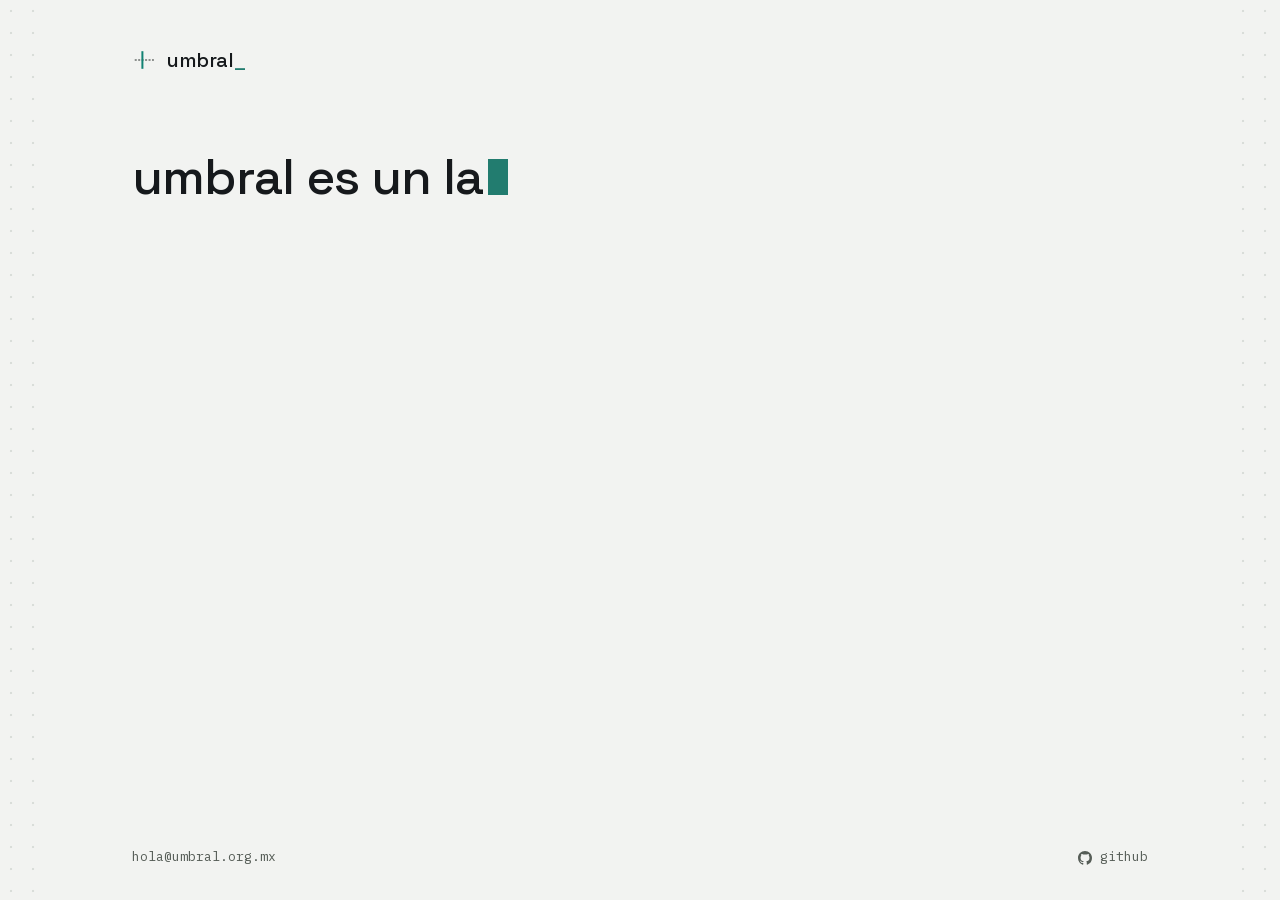
<file: index.html>
<!DOCTYPE html>
<html lang="es">
<head>
  <meta charset="utf-8">
  <meta name="viewport" content="width=device-width, initial-scale=1">
  <title>umbral_</title>
  <meta name="description" content="Umbral es un laboratorio de tecnología cívica y datos abiertos.">
  <link rel="icon" type="image/svg+xml" href="/assets/umbral-isotype-light.svg">
  <link rel="stylesheet" href="/assets/fonts/fonts.css">
  <link rel="stylesheet" href="/assets/tokens.css">
  <link rel="stylesheet" href="/assets/home.css?v=2">
  <script>document.documentElement.className += ' js';</script>
</head>
<body>

<div class="sheet">

<main>

  <a class="brand" href="/" aria-label="umbral_ — inicio">
    <img src="/assets/umbral-isotype-light.svg" alt="" width="24" height="24">
    <span class="wordmark">umbral<span class="u">_</span></span>
  </a>

  <section class="intro">
    <h1 class="intro-headline" aria-label="umbral es un laboratorio de tecnología cívica y análisis de datos">
      <span class="tw-sizer" aria-hidden="true">umbral es un laboratorio de tecnología cívica y análisis de datos</span>
      <span class="tw" aria-hidden="true">umbral es un laboratorio de tecnología cívica y análisis de datos</span>
    </h1>
  </section>

  <section class="proyectos-seccion" aria-labelledby="proyectos-titulo" hidden>
  <h2 class="proyectos-titulo" id="proyectos-titulo">
    <button class="proyectos-toggle" aria-expanded="true" aria-controls="proyectos-lista">
      proyectos
      <span class="proyectos-mas" aria-hidden="true"></span>
    </button>
  </h2>

  <div class="proyectos-lista" id="proyectos-lista">
  <div class="proyectos-lista-inner">
  <ul class="proyectos">

    <li class="proyecto">
      <div class="proyecto-cab">
        <h3 class="proyecto-nombre">desaparecidosmx</h3>
        <span class="proyecto-estado">En desarrollo</span>
      </div>
      <p class="desc">Pipeline que convierte el RNPDNO en CSVs limpios, mensuales y por entidad, desagregados por categoría, sexo y municipio. Todos los datos están cacheados y conciliados contra los resultados del tablero oficial.</p>
      <div class="links">
        <a class="btn" href="https://umbral.org.mx/desaparecidosmx/">Dashboard</a>
        <a class="btn" href="https://github.com/umbralmx/desaparecidosmx">Código</a>
      </div>
    </li>

    <li class="proyecto">
      <div class="proyecto-cab">
        <h3 class="proyecto-nombre">observatorio-delictivo</h3>
        <span class="proyecto-estado">En desarrollo</span>
      </div>
      <p class="desc">Pipeline abierto y reproducible de incidencia delictiva, victimización y percepción de seguridad en México. Snapshots inmutables por vintage, tasas por 100 mil habitantes con denominadores de CONAPO, y conciliación de homicidios SESNSP–INEGI.</p>
      <div class="links">
        <a class="btn" href="https://github.com/jballesterosc/observatorio-delictivo-mx">Código</a>
      </div>
    </li>

    <li class="proyecto">
      <div class="proyecto-cab">
        <h3 class="proyecto-nombre">politica-meta</h3>
        <span class="proyecto-estado">En desarrollo</span>
      </div>
      <p class="desc">Descarga y análisis del gasto en anuncios políticos de Facebook e Instagram en México con la Meta Ad Library API. Agrega por página, entidad y mes, con atribución de actores para rastrear la propaganda que corre por medios locales y páginas de terceros.</p>
      <div class="links">
        <a class="btn" href="https://github.com/umbralmx/politica-meta">Código</a>
      </div>
    </li>

    <li class="proyecto">
      <div class="proyecto-cab">
        <h3 class="proyecto-nombre">cabildo-libre</h3>
        <span class="proyecto-estado">En desarrollo</span>
      </div>
      <p class="desc">Buscador y línea de tiempo sobre las actas del cabildo de Colima: 636 sesiones y 6,992 puntos de agenda entre 2012 y 2026. El ayuntamiento las publica como un muro de PDF sin buscador; el sitio es estático, resuelve la búsqueda en el navegador y siempre enlaza al documento original.</p>
      <div class="links">
        <a class="btn" href="https://umbralmx.github.io/cabildo-libre/">Buscador</a>
        <a class="btn" href="https://github.com/umbralmx/cabildo-libre">Código</a>
      </div>
    </li>

  </ul>
  </div>
  </div>
  </section>

</main>

<footer class="site-footer">
  <div class="wrap">
    <a href="mailto:hola@umbral.org.mx">hola@umbral.org.mx</a>
    <a class="gh" href="https://github.com/umbralmx" aria-label="umbral_ en GitHub">
      <svg viewBox="0 0 16 16" width="14" height="14" aria-hidden="true" focusable="false"><path fill="currentColor" d="M8 0C3.58 0 0 3.58 0 8c0 3.54 2.29 6.53 5.47 7.59.4.07.55-.17.55-.38 0-.19-.01-.82-.01-1.49-2.01.37-2.53-.49-2.69-.94-.09-.23-.48-.94-.82-1.13-.28-.15-.68-.52-.01-.53.63-.01 1.08.58 1.23.82.72 1.21 1.87.87 2.33.66.07-.52.28-.87.51-1.07-1.78-.2-3.64-.89-3.64-3.95 0-.87.31-1.59.82-2.15-.08-.2-.36-1.02.08-2.12 0 0 .67-.21 2.2.82.64-.18 1.32-.27 2-.27.68 0 1.36.09 2 .27 1.53-1.04 2.2-.82 2.2-.82.44 1.1.16 1.92.08 2.12.51.56.82 1.27.82 2.15 0 3.07-1.87 3.75-3.65 3.95.29.25.54.73.54 1.48 0 1.07-.01 1.93-.01 2.2 0 .21.15.46.55.38A8.013 8.013 0 0016 8c0-4.42-3.58-8-8-8z"/></svg>
      github
    </a>
  </div>
</footer>

</div>

<script src="/assets/home.js" defer></script>
</body>
</html>
</file>
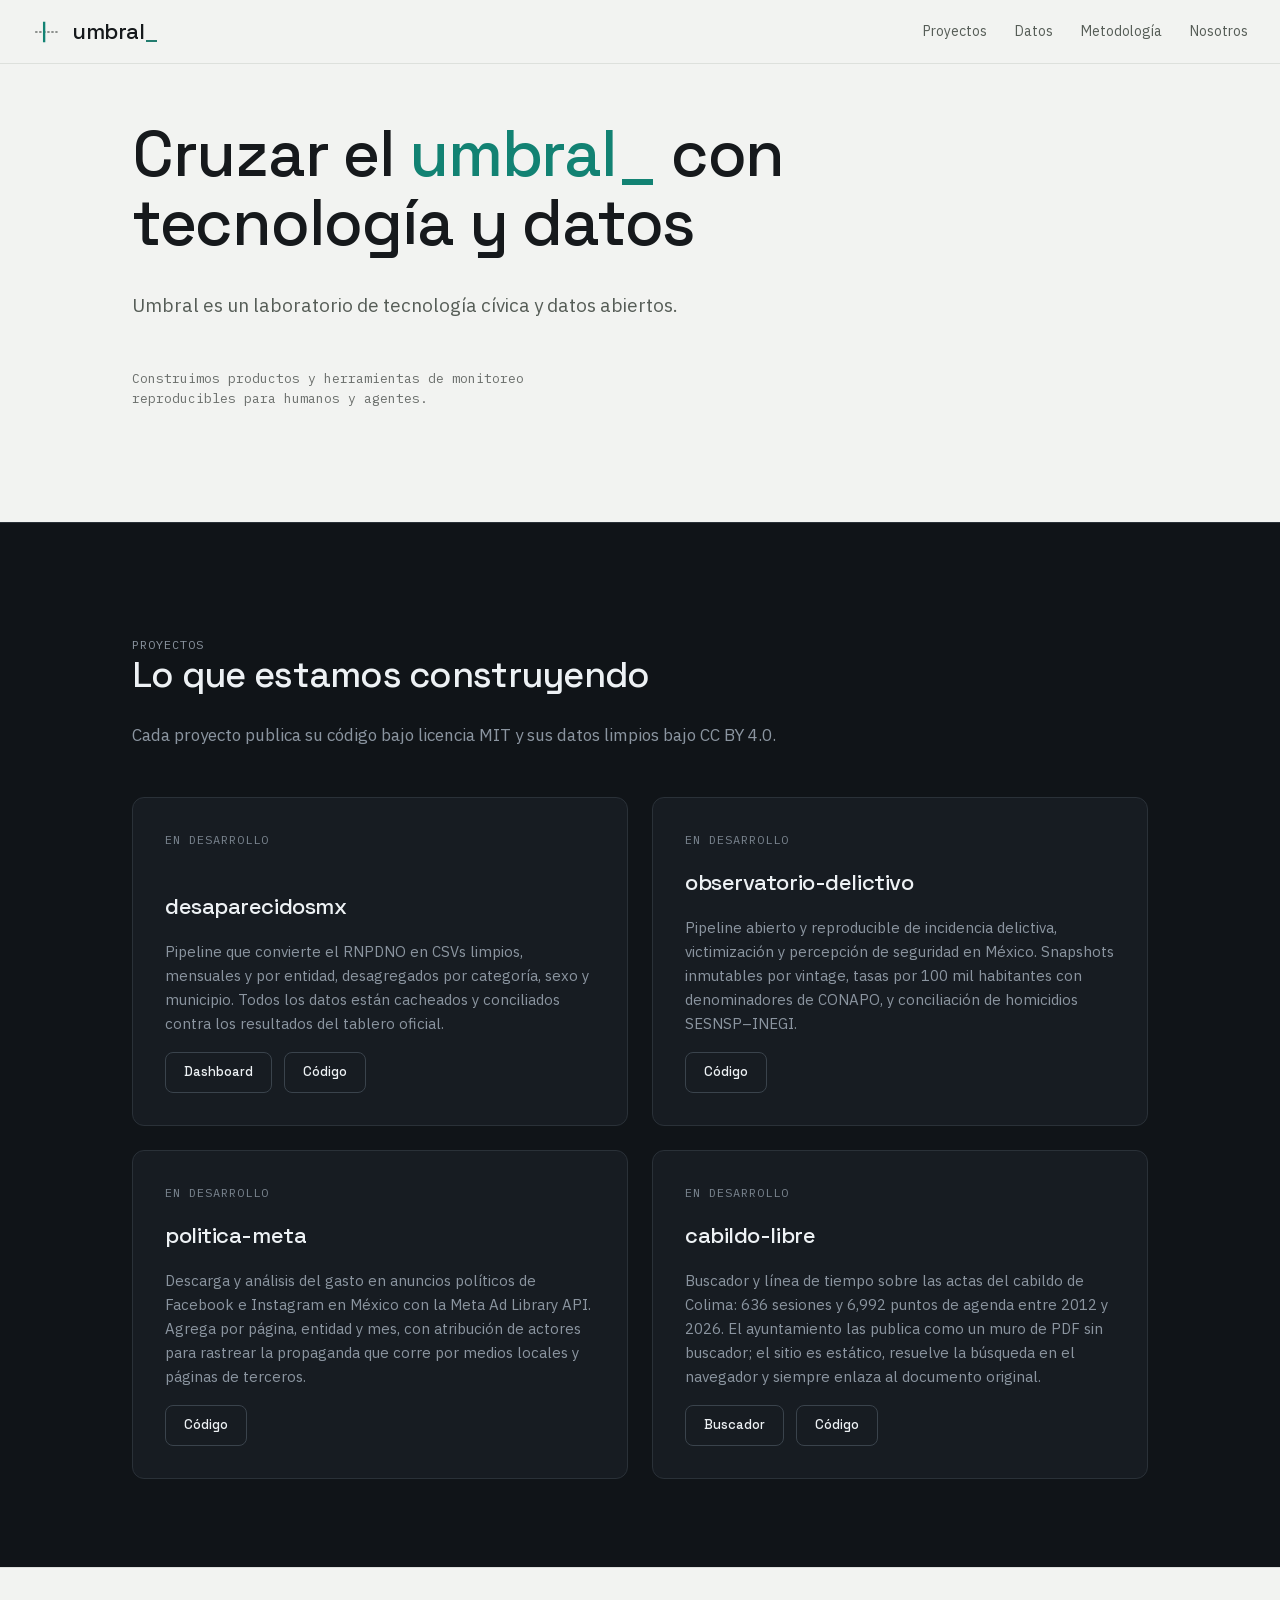
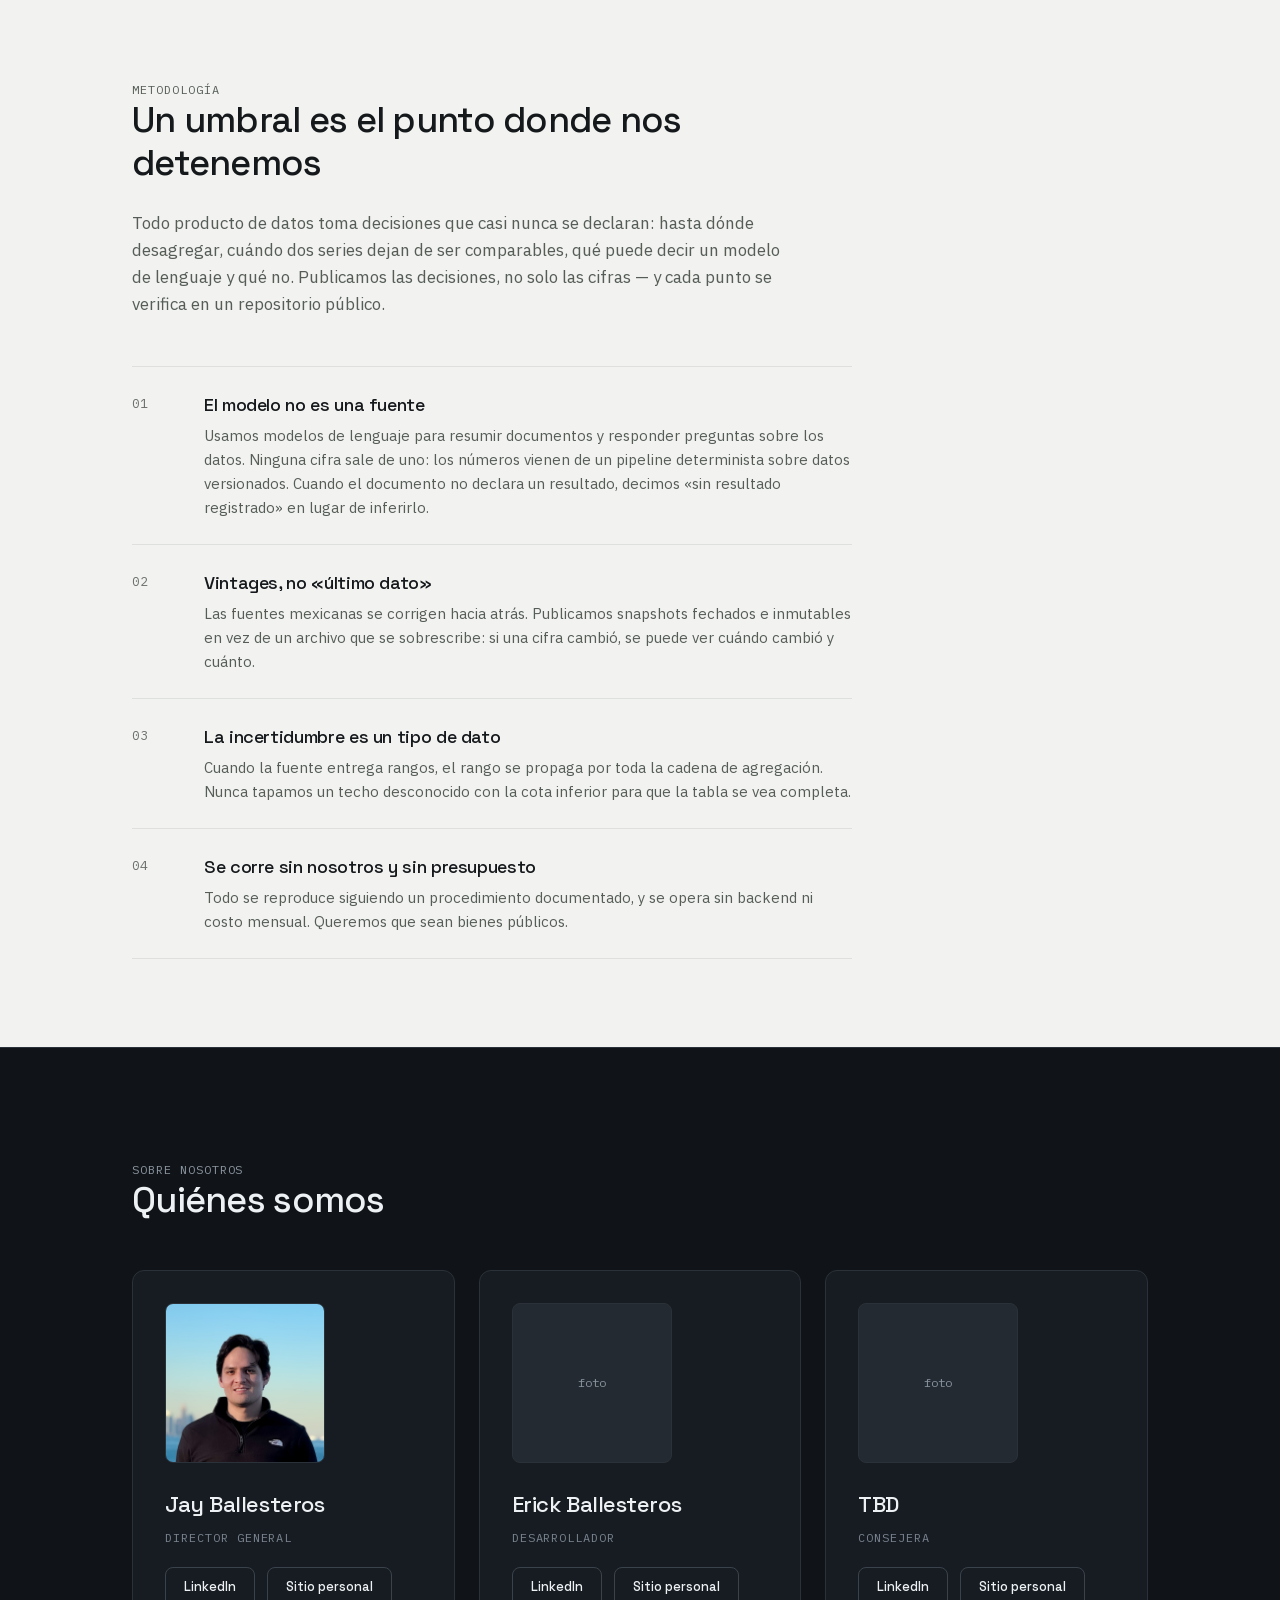
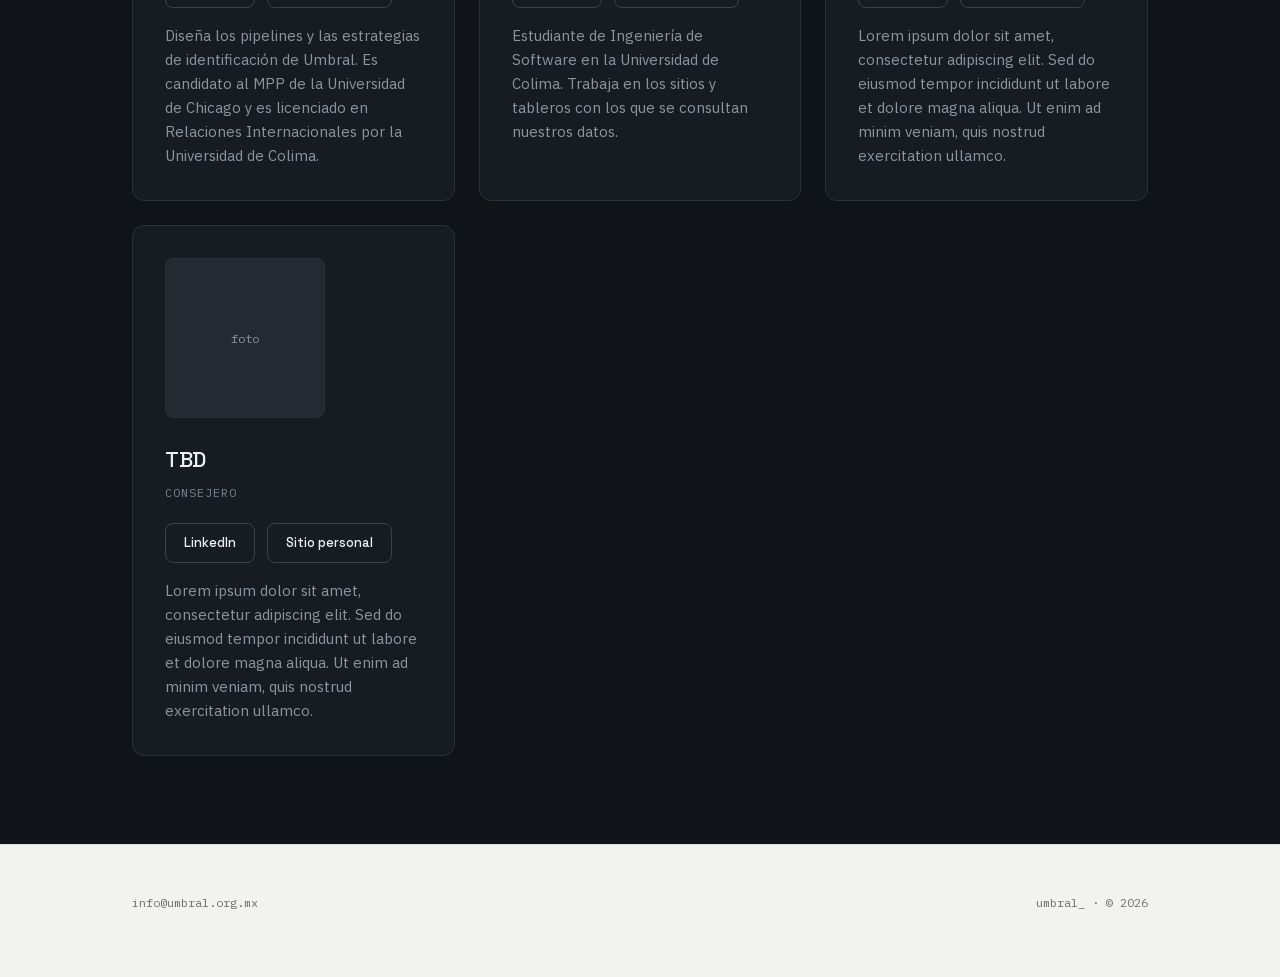
<file: completo/index.html>
<!DOCTYPE html>
<html lang="es">
<head>
  <meta charset="utf-8">
  <meta name="viewport" content="width=device-width, initial-scale=1">
  <title>umbral_</title>
  <meta name="description" content="Umbral es un laboratorio de datos independiente y de código abierto. Productos de datos, análisis causal y herramientas de monitoreo para el interés público.">
  <link rel="icon" type="image/svg+xml" href="/assets/umbral-favicon.svg">
  <link rel="stylesheet" href="/assets/fonts/fonts.css">
  <link rel="stylesheet" href="/assets/tokens.css">
  <link rel="stylesheet" href="/assets/site.css">
</head>
<body>

<header class="site-header">
  <div class="header-bar">
    <a class="brand" href="/" aria-label="umbral — inicio">
      <img src="/assets/umbral-isotype-light.svg" alt="" width="28" height="28">
      <span class="wordmark">umbral<span class="u">_</span></span>
    </a>
    <nav class="site-nav" aria-label="Navegación principal">
      <a href="#proyectos">Proyectos</a>
      <a href="#datos">Datos</a>
      <a href="#metodologia">Metodología</a>
      <a href="#nosotros">Nosotros</a>
    </nav>
  </div>
</header>

<main>

  <section class="hero">
    <div class="wrap">
      <h1>Cruzar el <span class="accent">umbral<span class="caret" aria-hidden="true">_</span></span> con tecnología y datos</h1>
      <p>Umbral es un laboratorio de tecnología cívica y datos abiertos.</p>
      <p class="tagline">Construimos productos y herramientas de monitoreo reproducibles para humanos y agentes.</p>
    </div>
  </section>

  <section class="section" id="proyectos" data-mode="instrumento">
    <div class="wrap">
      <p class="section-label">Proyectos</p>
      <h2>Lo que estamos construyendo</h2>
      <p>Cada proyecto publica su código bajo licencia MIT y sus datos limpios bajo CC BY 4.0.</p>
      <div class="projects">
        <article class="project">
          <p class="status">En desarrollo</p>
          <h3>desaparecidosmx</h3>
          <p>Pipeline que convierte el RNPDNO en CSVs limpios, mensuales y por entidad, desagregados por categoría, sexo y municipio. Todos los datos están cacheados y conciliados contra los resultados del tablero oficial.</p>
          <div class="links">
            <a class="btn btn-secondary" href="https://umbral.org.mx/desaparecidosmx/">Dashboard</a>
            <a class="btn btn-secondary" href="https://github.com/umbralmx/desaparecidosmx">Código</a>
          </div>
        </article>
        <article class="project">
          <p class="status">En desarrollo</p>
          <h3>observatorio-delictivo</h3>
          <p>Pipeline abierto y reproducible de incidencia delictiva, victimización y percepción de seguridad en México. Snapshots inmutables por vintage, tasas por 100 mil habitantes con denominadores de CONAPO, y conciliación de homicidios SESNSP–INEGI.</p>
          <div class="links">
            <a class="btn btn-secondary" href="https://github.com/jballesterosc/observatorio-delictivo-mx">Código</a>
          </div>
        </article>
        <article class="project">
          <p class="status">En desarrollo</p>
          <h3>politica-meta</h3>
          <p>Descarga y análisis del gasto en anuncios políticos de Facebook e Instagram en México con la Meta Ad Library API. Agrega por página, entidad y mes, con atribución de actores para rastrear la propaganda que corre por medios locales y páginas de terceros.</p>
          <div class="links">
            <a class="btn btn-secondary" href="https://github.com/umbralmx/politica-meta">Código</a>
          </div>
        </article>
        <article class="project">
          <p class="status">En desarrollo</p>
          <h3>cabildo-libre</h3>
          <p>Buscador y línea de tiempo sobre las actas del cabildo de Colima: 636 sesiones y 6,992 puntos de agenda entre 2012 y 2026. El ayuntamiento las publica como un muro de PDF sin buscador; el sitio es estático, resuelve la búsqueda en el navegador y siempre enlaza al documento original.</p>
          <div class="links">
            <a class="btn btn-secondary" href="https://umbralmx.github.io/cabildo-libre/">Buscador</a>
            <a class="btn btn-secondary" href="https://github.com/umbralmx/cabildo-libre">Código</a>
          </div>
        </article>
      </div>
    </div>
  </section>

  <section class="section" id="metodologia">
  <div class="wrap">
    <p class="section-label">Metodología</p>
    <h2>Un umbral es el punto donde nos detenemos</h2>
    <p class="section-lede">Todo producto de datos toma decisiones que casi nunca se declaran: hasta dónde desagregar, cuándo dos series dejan de ser comparables, qué puede decir un modelo de lenguaje y qué no. Publicamos las decisiones, no solo las cifras — y cada punto se verifica en un repositorio público.</p>
    <ol class="principles">
      <li>
        <span class="n">01</span>
        <div>
          <strong>El modelo no es una fuente</strong>
          <p>Usamos modelos de lenguaje para resumir documentos y responder preguntas sobre los datos. Ninguna cifra sale de uno: los números vienen de un pipeline determinista sobre datos versionados. Cuando el documento no declara un resultado, decimos «sin resultado registrado» en lugar de inferirlo.</p>
        </div>
      </li>
      <li>
        <span class="n">02</span>
        <div>
          <strong>Vintages, no «último dato»</strong>
          <p>Las fuentes mexicanas se corrigen hacia atrás. Publicamos snapshots fechados e inmutables en vez de un archivo que se sobrescribe: si una cifra cambió, se puede ver cuándo cambió y cuánto.</p>
        </div>
      </li>
      <li>
        <span class="n">03</span>
        <div>
          <strong>La incertidumbre es un tipo de dato</strong>
          <p>Cuando la fuente entrega rangos, el rango se propaga por toda la cadena de agregación. Nunca tapamos un techo desconocido con la cota inferior para que la tabla se vea completa.</p>
        </div>
      </li>
      <li>
        <span class="n">04</span>
        <div>
          <strong>Se corre sin nosotros y sin presupuesto</strong>
          <p>Todo se reproduce siguiendo un procedimiento documentado, y se opera sin backend ni costo mensual. Queremos que sean bienes públicos.</p>
        </div>
      </li>
    </ol>
  </div>
</section>

  <section class="section" id="nosotros" data-mode="instrumento">
    <div class="wrap">
      <p class="section-label">Sobre nosotros</p>
      <h2>Quiénes somos</h2>
      <div class="people">
        <article class="person">
          <div class="photo"><img src="/assets/jay-ballesteros.jpg" alt="Jay Ballesteros"></div>
          <h3>Jay Ballesteros</h3>
          <p class="role">Director general</p>
          <div class="links">
            <a class="btn btn-secondary" href="https://www.linkedin.com/in/jay-ballesteros/">LinkedIn</a>
            <a class="btn btn-secondary" href="https://jballesterosc.github.io/">Sitio personal</a>
          </div>
          <p class="bio">Diseña los pipelines y las estrategias de identificación de Umbral. Es candidato al MPP de la Universidad de Chicago y es licenciado en Relaciones Internacionales por la Universidad de Colima. </p>
        </article>
        <article class="person">
          <!-- Reemplazar el placeholder con: <img src="/assets/erick-ballesteros.jpg" alt="Erick Ballesteros"> -->
          <div class="photo" role="img" aria-label="Fotografía pendiente de Erick Ballesteros">foto</div>
          <h3>Erick Ballesteros</h3>
          <p class="role">Desarrollador</p>
          <div class="links">
            <a class="btn btn-secondary" href="https://www.linkedin.com/">LinkedIn</a>
            <a class="btn btn-secondary" href="#">Sitio personal</a>
          </div>
          <p class="bio">Estudiante de Ingeniería de Software en la Universidad de Colima. Trabaja en los sitios y tableros con los que se consultan nuestros datos.</p>
        </article>
        <article class="person">
          <!-- Reemplazar el placeholder con: <img src="/assets/foto.jpg" alt="foto"> -->
          <div class="photo" role="img" aria-label="Foto pendiente">foto</div>
          <h3>TBD</h3>
          <p class="role">Consejera</p>
          <div class="links">
            <a class="btn btn-secondary" href="https://www.linkedin.com/">LinkedIn</a>
            <a class="btn btn-secondary" href="#">Sitio personal</a>
          </div>
          <p class="bio">Lorem ipsum dolor sit amet, consectetur adipiscing elit. Sed do eiusmod tempor incididunt ut labore et dolore magna aliqua. Ut enim ad minim veniam, quis nostrud exercitation ullamco.</p>
        </article>
        <article class="person">
          <!-- Reemplazar el placeholder con: <img src="/assets/foto.jpg" alt="foto"> -->
          <div class="photo" role="img" aria-label="Foto pendiente">foto</div>
          <h3>TBD</h3>
          <p class="role">Consejero</p>
          <div class="links">
            <a class="btn btn-secondary" href="https://www.linkedin.com/">LinkedIn</a>
            <a class="btn btn-secondary" href="#">Sitio personal</a>
          </div>
          <p class="bio">Lorem ipsum dolor sit amet, consectetur adipiscing elit. Sed do eiusmod tempor incididunt ut labore et dolore magna aliqua. Ut enim ad minim veniam, quis nostrud exercitation ullamco.</p>
        </article>
      </div>
    </div>
  </section>

</main>

<footer class="site-footer">
  <div class="wrap">
    <p>info@umbral.org.mx</p>
    <p>umbral_ · © 2026</p>
  </div>
</footer>

<script src="/assets/site.js" defer></script>
</body>
</html>
</file>
<file: assets/fonts/fonts.css>
/*
fonts.css — GENERATED from build/fonts.mjs. Do not edit.

Self-hosted subsets (UMB-TYP-005). Never replace these with a CDN link: a data
product must work offline and in government networks, and must not leak reader
IPs to a third party.

Space Grotesk and IBM Plex are licensed under the SIL Open Font License —
see OFL-Space-Grotesk.txt and OFL-IBM-Plex.txt in this directory.

Umbral design system · https://github.com/umbralmx/umbral-style-guide
*/


@font-face {
  font-family: 'Space Grotesk';
  font-style: normal;
  font-weight: 500 600;
  font-display: swap;
  src: url('space-grotesk-latin.woff2') format('woff2');
  unicode-range: U+0000-00FF, U+0131, U+0152-0153, U+02BB-02BC, U+02C6, U+02DA, U+02DC, U+0304, U+0308, U+0329, U+2000-206F, U+20AC, U+2122, U+2191, U+2193, U+2212, U+2215, U+FEFF, U+FFFD;
}

@font-face {
  font-family: 'Space Grotesk';
  font-style: normal;
  font-weight: 500 600;
  font-display: swap;
  src: url('space-grotesk-latin-ext.woff2') format('woff2');
  unicode-range: U+0100-02BA, U+02BD-02C5, U+02C7-02CC, U+02CE-02D7, U+02DD-02FF, U+0304, U+0308, U+0329, U+1D00-1DBF, U+1E00-1E9F, U+1EF2-1EFF, U+2020, U+20A0-20AB, U+20AD-20C0, U+2113, U+2C60-2C7F, U+A720-A7FF;
}

@font-face {
  font-family: 'IBM Plex Sans';
  font-style: normal;
  font-weight: 400 600;
  font-display: swap;
  src: url('ibm-plex-sans-latin.woff2') format('woff2');
  unicode-range: U+0000-00FF, U+0131, U+0152-0153, U+02BB-02BC, U+02C6, U+02DA, U+02DC, U+0304, U+0308, U+0329, U+2000-206F, U+20AC, U+2122, U+2191, U+2193, U+2212, U+2215, U+FEFF, U+FFFD;
}

@font-face {
  font-family: 'IBM Plex Sans';
  font-style: normal;
  font-weight: 400 600;
  font-display: swap;
  src: url('ibm-plex-sans-latin-ext.woff2') format('woff2');
  unicode-range: U+0100-02BA, U+02BD-02C5, U+02C7-02CC, U+02CE-02D7, U+02DD-02FF, U+0304, U+0308, U+0329, U+1D00-1DBF, U+1E00-1E9F, U+1EF2-1EFF, U+2020, U+20A0-20AB, U+20AD-20C0, U+2113, U+2C60-2C7F, U+A720-A7FF;
}

@font-face {
  font-family: 'IBM Plex Mono';
  font-style: normal;
  font-weight: 400;
  font-display: swap;
  src: url('ibm-plex-mono-400-latin.woff2') format('woff2');
  unicode-range: U+0000-00FF, U+0131, U+0152-0153, U+02BB-02BC, U+02C6, U+02DA, U+02DC, U+0304, U+0308, U+0329, U+2000-206F, U+20AC, U+2122, U+2191, U+2193, U+2212, U+2215, U+FEFF, U+FFFD;
}

@font-face {
  font-family: 'IBM Plex Mono';
  font-style: normal;
  font-weight: 500;
  font-display: swap;
  src: url('ibm-plex-mono-500-latin.woff2') format('woff2');
  unicode-range: U+0000-00FF, U+0131, U+0152-0153, U+02BB-02BC, U+02C6, U+02DA, U+02DC, U+0304, U+0308, U+0329, U+2000-206F, U+20AC, U+2122, U+2191, U+2193, U+2212, U+2215, U+FEFF, U+FFFD;
}

@font-face {
  font-family: 'IBM Plex Mono';
  font-style: normal;
  font-weight: 400;
  font-display: swap;
  src: url('ibm-plex-mono-400-latin-ext.woff2') format('woff2');
  unicode-range: U+0100-02BA, U+02BD-02C5, U+02C7-02CC, U+02CE-02D7, U+02DD-02FF, U+0304, U+0308, U+0329, U+1D00-1DBF, U+1E00-1E9F, U+1EF2-1EFF, U+2020, U+20A0-20AB, U+20AD-20C0, U+2113, U+2C60-2C7F, U+A720-A7FF;
}

@font-face {
  font-family: 'IBM Plex Mono';
  font-style: normal;
  font-weight: 500;
  font-display: swap;
  src: url('ibm-plex-mono-500-latin-ext.woff2') format('woff2');
  unicode-range: U+0100-02BA, U+02BD-02C5, U+02C7-02CC, U+02CE-02D7, U+02DD-02FF, U+0304, U+0308, U+0329, U+1D00-1DBF, U+1E00-1E9F, U+1EF2-1EFF, U+2020, U+20A0-20AB, U+20AD-20C0, U+2113, U+2C60-2C7F, U+A720-A7FF;
}
</file>
<file: assets/tokens.css>
/*
tokens.css — GENERATED from tokens/src/. Do not edit.
Umbral design system · https://github.com/umbralmx/umbral-style-guide
Code MIT · content CC BY 4.0
*/

:root {
  /* ── modo laboratorio (light) — DEFAULT ── */
  --u-base: #f2f3f1;
  --u-panel: #fafaf8;
  --u-ink: #16191c;
  --u-muted: #565d57;
  --u-caption: #6c706d;
  --u-border: #dde0dc;
  --u-gridline: #e6e8e4;
  --u-baseline: #c4c9c4;
  --u-signal: #128273;
  --u-signal-text: #227c6f;
  --u-model: #5a63d8;
  --u-model-text: #5962d7;
  --u-alert: #c8503f;
  --u-alert-text: #be4737;
  --u-series-4: #902a00;
  --u-series-5: #6331a0;
  --u-missing: #e3e5e1;

  --u-ramp-seq-signal-0: #eaf5f2;
  --u-ramp-seq-signal-1: #c1d9d4;
  --u-ramp-seq-signal-2: #98bfb6;
  --u-ramp-seq-signal-3: #6fa59a;
  --u-ramp-seq-signal-4: #448b7e;
  --u-ramp-seq-signal-5: #007264;
  --u-ramp-seq-signal-6: #00544a;
  --u-ramp-seq-model-0: #eff1fc;
  --u-ramp-seq-model-1: #cbd2ef;
  --u-ramp-seq-model-2: #a8b2e2;
  --u-ramp-seq-model-3: #8793d4;
  --u-ramp-seq-model-4: #6874c5;
  --u-ramp-seq-model-5: #4c54b6;
  --u-ramp-seq-model-6: #3431a5;
  --u-ramp-div-0: #942316;
  --u-ramp-div-1: #b05b4d;
  --u-ramp-div-2: #ca8c81;
  --u-ramp-div-3: #e0bdb6;
  --u-ramp-div-4: #f4efee;
  --u-ramp-div-5: #b2cdc7;
  --u-ramp-div-6: #79a99f;
  --u-ramp-div-7: #3c8679;
  --u-ramp-div-8: #006155;

  /* ── type, space, layout — identical in both modes ── */
  --u-font-display: 'Space Grotesk', system-ui, sans-serif;
  --u-font-body: 'IBM Plex Sans', system-ui, sans-serif;
  --u-font-mono: 'IBM Plex Mono', ui-monospace, monospace;
  --u-weight-display: 500;
  --u-weight-display-strong: 600;
  --u-weight-body: 400;
  --u-weight-body-medium: 500;
  --u-weight-body-strong: 600;
  --u-weight-mono: 400;
  --u-weight-mono-medium: 500;
  --u-tracking-display: -0.02em;
  --u-tracking-display-tight: -0.03em;
  --u-tracking-body: 0em;
  --u-size-h1: 44px;
  --u-size-h2: 28px;
  --u-size-h3: 22px;
  --u-size-chart-title: 22px;
  --u-size-body: 17px;
  --u-size-body-small: 15px;
  --u-size-label: 13px;
  --u-size-axis: 12px;
  --u-size-source: 12px;
  --u-space-0: 0px;
  --u-space-1: 8px;
  --u-space-2: 16px;
  --u-space-3: 24px;
  --u-space-4: 32px;
  --u-space-5: 40px;
  --u-space-6: 48px;
  --u-space-8: 64px;
  --u-space-10: 80px;
  --u-rule: 1px;
  --u-rule-strong: 2px;
  --u-radius: 0px;
  --u-radius-max: 2px;
  --u-measure: 65ch;
  --u-touch-target: 44px;
  --u-opacity-uncertainty: 0.15;
}

[data-mode="instrumento"], .u-dark {
  /* ── modo instrumento (dark) ── */
  --u-base: #101418;
  --u-panel: #171c22;
  --u-ink: #edf1f4;
  --u-muted: #8b95a0;
  --u-caption: #7a848f;
  --u-border: #2a3138;
  --u-gridline: #232a31;
  --u-baseline: #3a434c;
  --u-signal: #5fd4c4;
  --u-signal-text: #5fd4c4;
  --u-model: #8b93f8;
  --u-model-text: #8b93f8;
  --u-alert: #e26a5a;
  --u-alert-text: #e26a5a;
  --u-series-4: #ffce2c;
  --u-series-5: #b454b3;
  --u-missing: #1d242b;

  --u-ramp-seq-signal-0: #152220;
  --u-ramp-seq-signal-1: #233f3a;
  --u-ramp-seq-signal-2: #325f57;
  --u-ramp-seq-signal-3: #428075;
  --u-ramp-seq-signal-4: #51a395;
  --u-ramp-seq-signal-5: #62c7b6;
  --u-ramp-seq-signal-6: #72edd8;
  --u-ramp-seq-model-0: #1c1f29;
  --u-ramp-seq-model-1: #33374f;
  --u-ramp-seq-model-2: #4a5178;
  --u-ramp-seq-model-3: #646da3;
  --u-ramp-seq-model-4: #7e8ad1;
  --u-ramp-seq-model-5: #9aa9ff;
  --u-ramp-seq-model-6: #c4ceff;
  --u-ramp-div-0: #bc4b3a;
  --u-ramp-div-1: #984538;
  --u-ramp-div-2: #753e34;
  --u-ramp-div-3: #543530;
  --u-ramp-div-4: #332c2b;
  --u-ramp-div-5: #39554f;
  --u-ramp-div-6: #477d73;
  --u-ramp-div-7: #54a899;
  --u-ramp-div-8: #60d5c1;
}
</file>
<file: assets/home.css>
/* umbral_ — landing mínima. Todo el color viene de tokens.css; nunca un hex aquí. */

*, *::before, *::after { box-sizing: border-box; }

:root {
  --u-edge: 32px;
}

html { -webkit-text-size-adjust: 100%; }

body {
  margin: 0;
  min-height: 100vh;
  display: flex;
  flex-direction: column;
  background: var(--u-base);
  color: var(--u-ink);
  font-family: var(--u-font-body);
  font-size: 17px;
  line-height: 1.6;
  -webkit-font-smoothing: antialiased;
}

a { color: var(--u-ink); text-decoration: none; }
a:focus-visible,
button:focus-visible {
  outline: 2px solid var(--u-signal);
  outline-offset: 3px;
}

/* ── Rejilla de puntos ─────────────────────────────────
   Capa fija a nivel de página, sin animación. Vive en los márgenes
   exteriores: el header (ancho completo) y la hoja central (.sheet) la
   tapan con fondo base, dejando un margen limpio alrededor del texto.
   Solo asoma en pantallas más anchas que la hoja; en móvil no hay
   márgenes que llenar y no se ve. Color de rejilla de gráfica (§6). */
body::before {
  content: "";
  position: fixed;
  inset: 0;
  z-index: 0;
  pointer-events: none;
  background-image: radial-gradient(var(--u-baseline) 1px, transparent 1.6px);
  background-size: 22px 22px;
  opacity: 0.55;
}

/* Hoja central: sostiene el contenido sobre fondo base y recorta la
   rejilla al centro. */
.sheet {
  position: relative;
  z-index: 1;
  flex: 1 0 auto;
  align-self: center;
  width: 100%;
  max-width: 1200px;
  display: flex;
  flex-direction: column;
  background: var(--u-base);
}

/* ── Contenido ── */

main {
  flex: 1 0 auto;
  width: 100%;
  max-width: 1080px;
  margin: 0 auto;
  padding: 0 var(--u-edge);
}

/* Marca: sin header ni barra. Va al principio del contenido, alineada
   con el titular y el resto de la columna. */
.brand {
  display: inline-flex;
  align-items: center;
  gap: 11px;
  margin: clamp(28px, 5vh, 44px) 0 clamp(40px, 8vh, 76px);
}
.brand img {
  display: block;
  height: 24px;
  width: auto;
}
.wordmark {
  font-family: var(--u-font-display);
  font-weight: var(--u-weight-display);
  letter-spacing: var(--u-tracking-display);
  font-size: 20px;
  color: var(--u-ink);
}
.wordmark .u { color: var(--u-signal-text); }

.intro {
  padding: 0 0 clamp(48px, 9vh, 104px);
}

/* ── Titular con efecto de tecleo ──────────────────────
   .tw-sizer reserva la caja a tamaño completo (visible sin JS); .tw se teclea
   encima, letra por letra. Cada letra entra en color signal y decanta a tinta
   (una estela corta tras el cursor); el cursor es un bloque signal. */

.intro-headline {
  position: relative;
  margin: 0;
  max-width: 17ch;
  font-family: var(--u-font-display);
  font-weight: var(--u-weight-display);
  letter-spacing: var(--u-tracking-display);
  font-size: clamp(30px, 5vw, 50px);
  line-height: 1.16;
}
.tw-sizer { display: block; }
.js .tw-sizer { visibility: hidden; }

.tw { display: none; }
.js .tw {
  display: block;
  position: absolute;
  inset: 0;
}
.tw-char {
  animation: tw-settle 0.55s ease forwards;
}
@keyframes tw-settle {
  from { color: var(--u-signal); opacity: 0.3; }
  to   { color: var(--u-ink); opacity: 1; }
}
.tw-caret {
  display: inline-block;
  width: 0.4em;
  height: 0.72em;
  margin-left: 0.1em;
  transform: translateY(0.02em);
  background: var(--u-signal-text);
  animation: tw-blink 1.05s step-end infinite;
}
.intro-headline.is-typing .tw-caret { animation: none; opacity: 1; }
@keyframes tw-blink {
  0%, 100% { opacity: 1; }
  50% { opacity: 0; }
}

/* ── Sección de proyectos ──────────────────────────────
   Recuadro de 1px (§7). El encabezado «proyectos» es un botón que pliega
   toda la lista de una vez; cada proyecto es una fila fija (slug, estado,
   descripción, enlaces). --fila-x iguala el relleno del recuadro para que
   las reglas lleguen al borde. */

.proyectos-seccion {
  --fila-x: clamp(20px, 3.4vw, 38px);
  border: var(--u-rule) solid var(--u-baseline);
  border-radius: var(--u-radius-max);
  padding: clamp(18px, 2.2vw, 24px) var(--fila-x);
}

/* Encabezado-botón que pliega la lista. */
.proyectos-titulo {
  margin: 0 0 clamp(8px, 1.4vw, 14px);
  font-size: 13px;
  line-height: 1.2;
}
.proyectos-toggle {
  display: inline-flex;
  align-items: center;
  gap: 10px;
  padding: 0;
  background: none;
  border: 0;
  cursor: pointer;
  font-family: var(--u-font-mono);
  font-weight: var(--u-weight-mono);
  font-size: 13px;
  letter-spacing: 0.01em;
  color: var(--u-caption);
  transition: color .18s ease;
}
.proyectos-toggle:hover { color: var(--u-ink); }

/* Indicador +/− en dos reglas de 1px (solo con JS). */
.proyectos-mas { display: none; }
.js .proyectos-mas {
  display: block;
  position: relative;
  flex: none;
  width: 11px;
  height: 11px;
}
.proyectos-mas::before,
.proyectos-mas::after {
  content: "";
  position: absolute;
  background: currentColor;
  transition: transform .3s ease;
}
.proyectos-mas::before {
  top: 50%; left: 0; right: 0;
  height: var(--u-rule);
  transform: translateY(-50%);
}
/* Por defecto la lista está abierta: se muestra «−». Cerrada: «+». */
.proyectos-mas::after {
  left: 50%; top: 0; bottom: 0;
  width: var(--u-rule);
  transform: translateX(-50%) scaleY(0);
}
.proyectos-seccion.cerrada .proyectos-mas::after { transform: translateX(-50%) scaleY(1); }

/* Lista plegable. Sin JS: abierta. Con JS: animable (1fr→0fr al cerrar). */
.proyectos-lista {
  display: grid;
  grid-template-rows: 1fr;
}
.js .proyectos-lista { transition: grid-template-rows .34s ease; }
.js .proyectos-seccion.cerrada .proyectos-lista { grid-template-rows: 0fr; }
.proyectos-lista-inner {
  overflow: hidden;
  min-height: 0;
  margin: 0 calc(-1 * var(--fila-x));
}
.js .proyectos-lista-inner { transition: opacity .26s ease; }
.js .proyectos-seccion.cerrada .proyectos-lista-inner { opacity: 0; }

.proyectos {
  list-style: none;
  margin: 0;
  padding: 0;
}
.proyecto {
  padding: clamp(20px, 3vw, 28px) var(--fila-x);
  border-top: var(--u-rule) solid var(--u-border);
}

.proyecto-cab {
  display: flex;
  flex-wrap: wrap;
  align-items: baseline;
  justify-content: space-between;
  gap: 4px 16px;
}
.proyecto-nombre {
  margin: 0;
  font-family: var(--u-font-mono);
  font-weight: var(--u-weight-mono-medium);
  font-size: clamp(15px, 1.7vw, 18px);
  line-height: 1.3;
  color: var(--u-ink);
}
.proyecto-estado {
  flex: none;
  font-family: var(--u-font-mono);
  font-size: 12px;
  text-transform: uppercase;
  letter-spacing: 0.08em;
  color: var(--u-caption);
}
.proyecto .desc {
  margin: clamp(8px, 1.4vw, 12px) 0 0;
  max-width: 64ch;
  font-size: 16px;
  color: var(--u-muted);
}

.links {
  display: flex;
  flex-wrap: wrap;
  gap: 12px;
  margin-top: clamp(16px, 2.4vw, 22px);
}
.btn {
  display: inline-block;
  padding: 8px 14px;
  font-family: var(--u-font-mono);
  font-size: 12px;
  letter-spacing: 0.02em;
  color: var(--u-ink);
  border: var(--u-rule) solid var(--u-baseline);
  border-radius: var(--u-radius-max);
  transition: border-color .18s ease, color .18s ease;
}
.btn:hover {
  border-color: var(--u-signal);
  color: var(--u-signal-text);
}

/* ── Footer ── */

.site-footer {
  flex: none;
  margin-top: clamp(96px, 18vh, 176px);
}
.site-footer .wrap {
  max-width: 1080px;
  margin: 0 auto;
  padding: 32px var(--u-edge);
  display: flex;
  align-items: center;
  justify-content: space-between;
  gap: 16px;
}
.site-footer a {
  font-family: var(--u-font-mono);
  font-size: 13px;
  color: var(--u-muted);
  transition: color .18s ease;
}
.site-footer a:hover { color: var(--u-ink); }

/* Enlace a GitHub: mismo texto mono que el correo, con la marca de
   GitHub en currentColor. Sin recuadro, para que el pie quede plano. */
.site-footer .gh {
  display: inline-flex;
  align-items: center;
  gap: 8px;
}
.site-footer .gh svg { flex: none; }

/* ── Preferencias / responsive ── */

@media (prefers-reduced-motion: reduce) {
  .proyectos-toggle,
  .proyectos-mas::before,
  .proyectos-mas::after,
  .proyectos-lista,
  .proyectos-lista-inner,
  .btn,
  .site-footer a { transition: none; }

  /* El tecleo se desactiva, pero el cursor sigue parpadeando: es un
     cursor de texto, no un adorno en movimiento. */
  .tw-char { animation: none; color: var(--u-ink); }
}

@media (max-width: 720px) {
  :root { --u-edge: 20px; }
}
</file>
<file: assets/site.css>
/* Umbral site styles. All color comes from tokens.css — never hard-code a hex here. */

*, *::before, *::after { box-sizing: border-box; }

/* Site-chrome radii for the interior modules (cards, buttons). Deliberate
   departure from CLAUDE.md §7/§9 (radius 0–2px). The header no longer takes a
   curve — it is a full-bleed bar per §7, so it is square and rule-separated.
   Kept out of tokens.css, which is generated and still governs charts/exports. */
:root {
  --u-radius-ui: 12px;
  --u-radius-btn: 8px;
  --u-header-h: 64px;
  /* header is flush at top:0, so the space it occupies is exactly its height */
  --u-header-space: var(--u-header-h);
  /* viewport-edge inset for the full-bleed bar; independent of .wrap's measure */
  --u-header-inset: 32px;
}

/* Fallback for no-JS; site.js drives anchor scrolling with behavior:'instant'. */
html { scroll-behavior: smooth; }
@media (prefers-reduced-motion: reduce) {
  html { scroll-behavior: auto; }
}

body {
  margin: 0;
  padding-top: var(--u-header-space);
  background: var(--u-base);
  color: var(--u-ink);
  font-family: var(--u-font-body);
  font-size: 17px;
  line-height: 1.6;
}

h1, h2, h3 {
  font-family: var(--u-font-display);
  font-weight: var(--u-weight-display);
  letter-spacing: var(--u-tracking-display);
  margin: 0;
}

.mono, [data-numeric] {
  font-family: var(--u-font-mono);
  font-variant-numeric: tabular-nums;
}

a {
  color: var(--u-ink);
  text-decoration: none;
}
a:focus-visible {
  outline: 2px solid var(--u-signal);
  outline-offset: 2px;
}

.wrap {
  max-width: 1080px;
  margin: 0 auto;
  padding: 0 32px;
}

/* ── Header ─────────────────────────────────────────── */

/* Full-bleed bar (CLAUDE.md §7), fixed for the whole document so it survives
   every section. Flush at top:0 — the edge-to-edge span is the point. */
.site-header {
  position: fixed;
  top: 0;
  left: 0;
  right: 0;
  z-index: 100;
}
.header-bar {
  display: flex;
  align-items: center;
  justify-content: space-between;
  gap: 24px;
  min-height: var(--u-header-h);
  padding: 0 var(--u-header-inset);
  /* §7: a single 1px bottom rule does the structural work — no box, no radius. */
  border-bottom: var(--u-rule) solid var(--u-border);
  /* Opaque, not glassy: a translucent bar picks up whatever section scrolls
     under it and reads blotchy over the dark ones. Flat base + 1px rule
     stays legible everywhere and holds the brand's flatness. No shadow. */
  background: var(--u-base);
}
/* Anchor targets clear the fixed header on deep links, keyboard nav and
   reduced-motion jumps (site.js applies the same offset for click scrolls). */
section[id] {
  scroll-margin-top: calc(var(--u-header-space) + 8px);
}
.brand {
  display: flex;
  align-items: center;
  gap: 12px;
}
.brand img {
  display: block;
  height: 28px;
  width: auto;
}
.wordmark {
  font-family: var(--u-font-display);
  font-weight: var(--u-weight-display);
  letter-spacing: var(--u-tracking-display);
  font-size: 22px;
  color: var(--u-ink);
}
.wordmark .u {
  color: var(--u-signal-text);
}
.site-nav {
  display: flex;
  align-items: center;
  gap: 28px;
  font-size: 14px;
}
.site-nav a {
  color: var(--u-muted);
  padding: 12px 0;
}
.site-nav a:hover {
  color: var(--u-ink);
}

/* ── Hero ───────────────────────────────────────────── */

.hero {
  padding: 56px 0 112px;
}
.hero h1 {
  font-size: clamp(40px, 6vw, 64px);
  line-height: 1.08;
  max-width: 18ch;
}
.hero h1 .accent {
  color: var(--u-signal);
}

/* Terminal caret on the wordmark. steps(1) gives the hard on/off of a real
   cursor rather than a fade. */
.caret {
  animation: u-caret 1.1s steps(1, end) infinite;
}
@keyframes u-caret {
  0%, 50% { opacity: 1; }
  50.01%, 100% { opacity: 0; }
}
@media (prefers-reduced-motion: reduce) {
  .caret { animation: none; opacity: 1; }
}
.hero p {
  margin: 32px 0 0;
  max-width: 58ch;
  font-size: 19px;
  color: var(--u-muted);
}
.hero .tagline {
  margin-top: 48px;
  font-family: var(--u-font-mono);
  font-size: 13px;
  color: var(--u-caption);
}

/* ── Sections ───────────────────────────────────────── */

.section {
  background: var(--u-base);
  color: var(--u-ink);
  border-top: var(--u-rule) solid var(--u-border);
  padding: 88px 0;
}
.section-label {
  font-family: var(--u-font-mono);
  font-size: 12px;
  text-transform: uppercase;
  letter-spacing: 0.08em;
  color: var(--u-caption);
  margin: 0 0 16px;
}
.section h2 {
  font-size: clamp(28px, 3.5vw, 36px);
  line-height: 1.2;
  max-width: 26ch;
}
.section > .wrap > p {
  max-width: 65ch;
  color: var(--u-muted);
  margin: 24px 0 0;
}

/* ── Project cards ──────────────────────────────────── */

/* 360px min caps the grid at 2 tracks (3×360 + 2×24 = 1128 > 1016), so the
   four cards land as a 2×2 instead of an orphaned 3 + 1. */
.projects {
  display: grid;
  grid-template-columns: repeat(auto-fit, minmax(360px, 1fr));
  gap: 24px;
  margin-top: 48px;
}
.project {
  background: var(--u-panel);
  border: var(--u-rule) solid var(--u-border);
  border-radius: var(--u-radius-ui);
  padding: 32px;
  display: flex;
  flex-direction: column;
  gap: 16px;
}
.project h3 {
  font-size: 22px;
}
.project .status {
  font-family: var(--u-font-mono);
  font-size: 12px;
  text-transform: uppercase;
  letter-spacing: 0.08em;
  color: var(--u-caption);
}
.project p {
  margin: 0;
  font-size: 15px;
  color: var(--u-muted);
  flex: 1;
}
.project .meta {
  font-family: var(--u-font-mono);
  font-size: 12px;
  color: var(--u-caption);
  border-top: var(--u-rule) solid var(--u-border);
  padding-top: 16px;
}

/* ── Link-button rows (project + person cards) ──────── */

.links {
  display: flex;
  flex-wrap: wrap;
  gap: 12px;
}
.links .btn {
  font-size: 13px;
  padding: 9px 18px;
}

/* ── Principles list (metodología) ──────────────────── */

.principles {
  list-style: none;
  margin: 48px 0 0;
  padding: 0;
  max-width: 72ch;
}
.principles li {
  border-top: var(--u-rule) solid var(--u-border);
  padding: 24px 0;
  display: grid;
  grid-template-columns: 48px 1fr;
  gap: 24px;
}
.principles li:last-child {
  border-bottom: var(--u-rule) solid var(--u-border);
}
.principles .n {
  font-family: var(--u-font-mono);
  font-size: 13px;
  color: var(--u-caption);
  padding-top: 3px;
}
.principles strong {
  display: block;
  font-family: var(--u-font-display);
  font-weight: var(--u-weight-display);
  letter-spacing: var(--u-tracking-display);
  font-size: 18px;
  margin-bottom: 4px;
}
.principles p {
  margin: 0;
  font-size: 15px;
  color: var(--u-muted);
}

/* ── Team (nosotros) ────────────────────────────────── */

/* No max-width: the 1016px inner measure of .wrap fits exactly 3 tracks
   (3×280 + 2×24 = 888) and never a 4th (4×280 + 3×24 = 1192). 3 is the cap. */
.people {
  display: grid;
  grid-template-columns: repeat(auto-fit, minmax(280px, 1fr));
  gap: 24px;
  margin-top: 48px;
}
.person {
  background: var(--u-panel);
  border: var(--u-rule) solid var(--u-border);
  border-radius: var(--u-radius-ui);
  padding: 32px;
}
.person .photo {
  width: 160px;
  aspect-ratio: 1 / 1;
  background: var(--u-gridline);
  border: var(--u-rule) solid var(--u-border);
  border-radius: var(--u-radius-btn);
  overflow: hidden;
  display: flex;
  align-items: center;
  justify-content: center;
  font-family: var(--u-font-mono);
  font-size: 12px;
  /* caption on gridline is 4.08:1 — below AA. muted clears it at 5.14:1.
     The placeholder itself still needs replacing with a real photo. */
  color: var(--u-muted);
}
.person .photo img {
  display: block;
  width: 100%;
  height: 100%;
  object-fit: cover;
}
.person h3 {
  font-size: 22px;
  margin-top: 24px;
}
.person .role {
  font-family: var(--u-font-mono);
  font-size: 12px;
  text-transform: uppercase;
  letter-spacing: 0.08em;
  color: var(--u-caption);
  margin: 6px 0 0;
}
.person .bio {
  margin: 16px 0 0;
  font-size: 15px;
  color: var(--u-muted);
}
.person .links {
  margin-top: 20px;
}

/* ── Buttons ────────────────────────────────────────── */

.btn {
  display: inline-block;
  font-family: var(--u-font-display);
  font-weight: var(--u-weight-display);
  font-size: 15px;
  padding: 13px 26px;
  border-radius: var(--u-radius-btn);
}
.btn-primary {
  background: var(--u-ink);
  color: var(--u-base);
  border: var(--u-rule) solid var(--u-ink);
}
.btn-primary:hover {
  background: var(--u-signal);
  border-color: var(--u-signal);
}
.btn-secondary {
  background: transparent;
  color: var(--u-ink);
  border: var(--u-rule) solid var(--u-baseline);
}
.btn-secondary:hover {
  border-color: var(--u-signal);
  color: var(--u-signal-text);
}
.actions {
  display: flex;
  flex-wrap: wrap;
  gap: 16px;
  margin-top: 40px;
}

/* ── Footer ─────────────────────────────────────────── */

.site-footer {
  border-top: var(--u-rule) solid var(--u-border);
  padding: 48px 0 64px;
}
.site-footer .wrap {
  display: flex;
  flex-wrap: wrap;
  align-items: baseline;
  justify-content: space-between;
  gap: 16px;
}
.site-footer p {
  margin: 0;
  font-family: var(--u-font-mono);
  font-size: 12px;
  color: var(--u-caption);
}
.site-footer a {
  color: var(--u-muted);
}
.site-footer a:hover {
  color: var(--u-ink);
}

/* ── Responsive ─────────────────────────────────────── */

@media (max-width: 720px) {
  :root {
    --u-header-h: 56px;
    --u-header-inset: 20px;
  }
  .wrap { padding: 0 20px; }
  .hero { padding: 40px 0 72px; }
  .section { padding: 64px 0; }
  /* The four section links don't fit beside the wordmark at this width, and the
     ES/EN button that used to hold this slot is gone — so the bar is brand-only
     on small screens. Sections remain reachable by scrolling. */
  .site-nav { display: none; }
}
</file>
